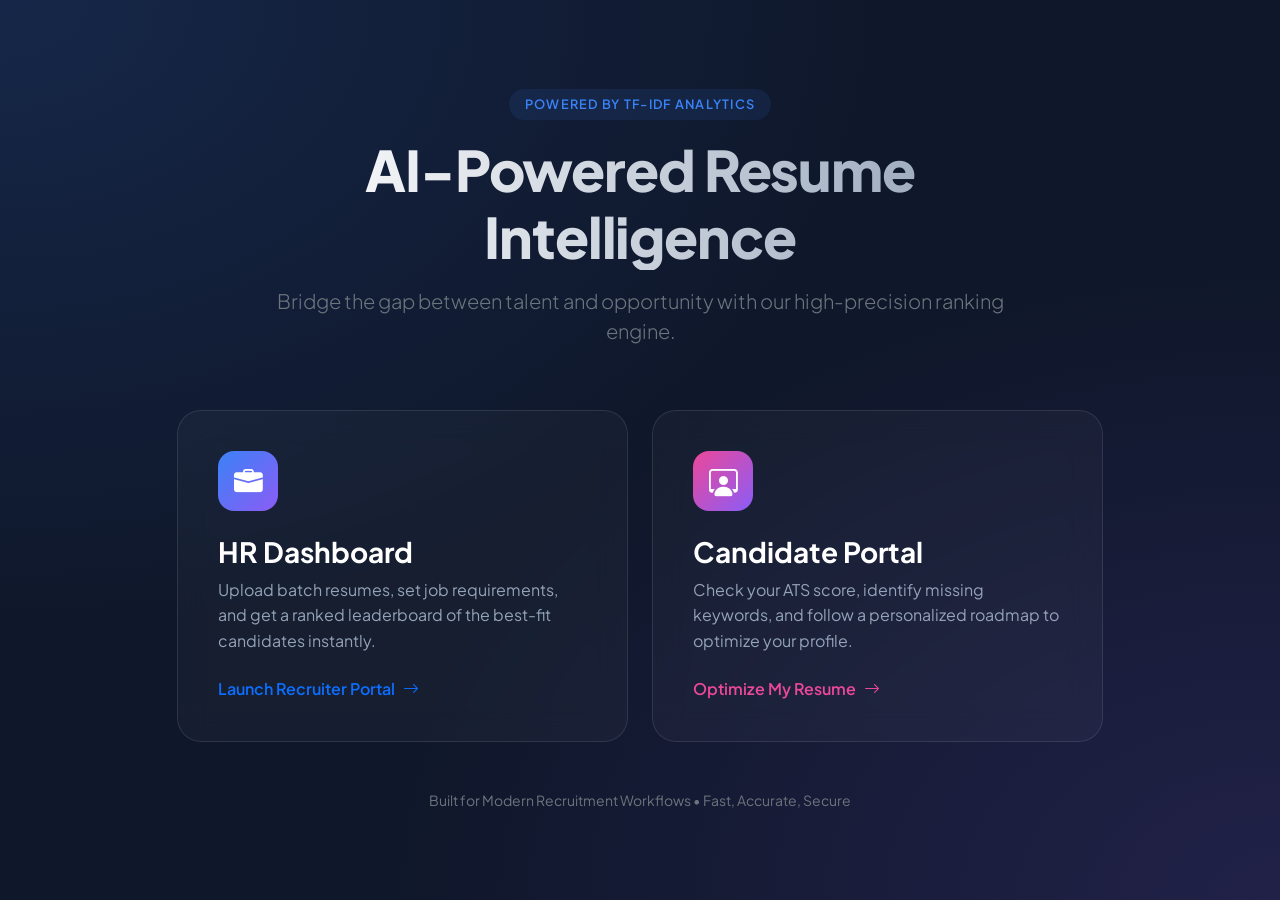
<file: templates/index.html>
<!DOCTYPE html>
<html lang="en">
<head>
    <meta charset="UTF-8">
    <meta name="viewport" content="width=device-width, initial-scale=1.0">
    <title>AI Resume Insights | Precision Ranking</title>
    <link href="https://cdn.jsdelivr.net/npm/bootstrap@5.3.0/dist/css/bootstrap.min.css" rel="stylesheet">
    <link rel="stylesheet" href="https://cdn.jsdelivr.net/npm/bootstrap-icons@1.10.5/font/bootstrap-icons.css">
    <link href="https://fonts.googleapis.com/css2?family=Plus+Jakarta+Sans:wght@400;600;800&display=swap" rel="stylesheet">
    
    <style>
        :root {
            --bg-dark: #0f172a;
            --accent-blue: #3b82f6;
            --accent-purple: #8b5cf6;
            --glass: rgba(255, 255, 255, 0.03);
        }

        body {
            background-color: var(--bg-dark);
            background-image: 
                radial-gradient(at 0% 0%, rgba(59, 130, 246, 0.15) 0px, transparent 50%),
                radial-gradient(at 100% 100%, rgba(139, 92, 246, 0.15) 0px, transparent 50%);
            color: #f8fafc;
            font-family: 'Plus Jakarta Sans', sans-serif;
            min-height: 100vh;
            display: flex;
            align-items: center;
        }

        .hero-title {
            font-weight: 800;
            font-size: 3.5rem;
            letter-spacing: -0.02em;
            background: linear-gradient(to right, #fff, #94a3b8);
            -webkit-background-clip: text;
            -webkit-text-fill-color: transparent;
        }

        .glass-card {
            background: var(--glass);
            backdrop-filter: blur(16px);
            border: 1px solid rgba(255, 255, 255, 0.1);
            border-radius: 24px;
            padding: 40px;
            transition: all 0.4s cubic-bezier(0.4, 0, 0.2, 1);
            height: 100%;
            text-decoration: none;
            display: block;
        }

        .glass-card:hover {
            transform: translateY(-12px);
            background: rgba(255, 255, 255, 0.07);
            border-color: var(--accent-blue);
            box-shadow: 0 20px 40px rgba(0, 0, 0, 0.4);
        }

        .icon-box {
            width: 60px;
            height: 60px;
            background: linear-gradient(135deg, var(--accent-blue), var(--accent-purple));
            border-radius: 16px;
            display: flex;
            align-items: center;
            justify-content: center;
            font-size: 1.8rem;
            margin-bottom: 24px;
            color: white;
        }

        .badge-ai {
            background: rgba(59, 130, 246, 0.1);
            color: var(--accent-blue);
            padding: 6px 16px;
            border-radius: 100px;
            font-size: 0.8rem;
            font-weight: 600;
            text-transform: uppercase;
            letter-spacing: 0.1em;
            display: inline-block;
            margin-bottom: 1rem;
        }

        .card-text { color: #94a3b8; line-height: 1.6; }
    </style>
</head>
<body>

    <div class="container py-5">
        <div class="row justify-content-center text-center mb-5">
            <div class="col-lg-8">
                <span class="badge-ai">Powered by TF-IDF Analytics</span>
                <h1 class="hero-title mb-3">AI-Powered Resume <br>Intelligence</h1>
                <p class="lead text-secondary">Bridge the gap between talent and opportunity with our high-precision ranking engine.</p>
            </div>
        </div>

        <div class="row g-4 justify-content-center">
            <div class="col-md-5">
                <a href="/hr" class="glass-card">
                    <div class="icon-box">
                        <i class="bi bi-briefcase-fill"></i>
                    </div>
                    <h3 class="text-white fw-bold">HR Dashboard</h3>
                    <p class="card-text">Upload batch resumes, set job requirements, and get a ranked leaderboard of the best-fit candidates instantly.</p>
                    <div class="d-flex align-items-center text-primary fw-semibold mt-4">
                        Launch Recruiter Portal <i class="bi bi-arrow-right ms-2"></i>
                    </div>
                </a>
            </div>

            <div class="col-md-5">
                <a href="/candidate" class="glass-card">
                    <div class="icon-box" style="background: linear-gradient(135deg, #ec4899, #8b5cf6);">
                        <i class="bi bi-person-workspace"></i>
                    </div>
                    <h3 class="text-white fw-bold">Candidate Portal</h3>
                    <p class="card-text">Check your ATS score, identify missing keywords, and follow a personalized roadmap to optimize your profile.</p>
                    <div class="d-flex align-items-center fw-semibold mt-4" style="color: #ec4899;">
                        Optimize My Resume <i class="bi bi-arrow-right ms-2"></i>
                    </div>
                </a>
            </div>
        </div>

        <div class="mt-5 text-center text-secondary small">
            Built for Modern Recruitment Workflows &bull; Fast, Accurate, Secure
        </div>
    </div>

</body>
</html>
</file>
